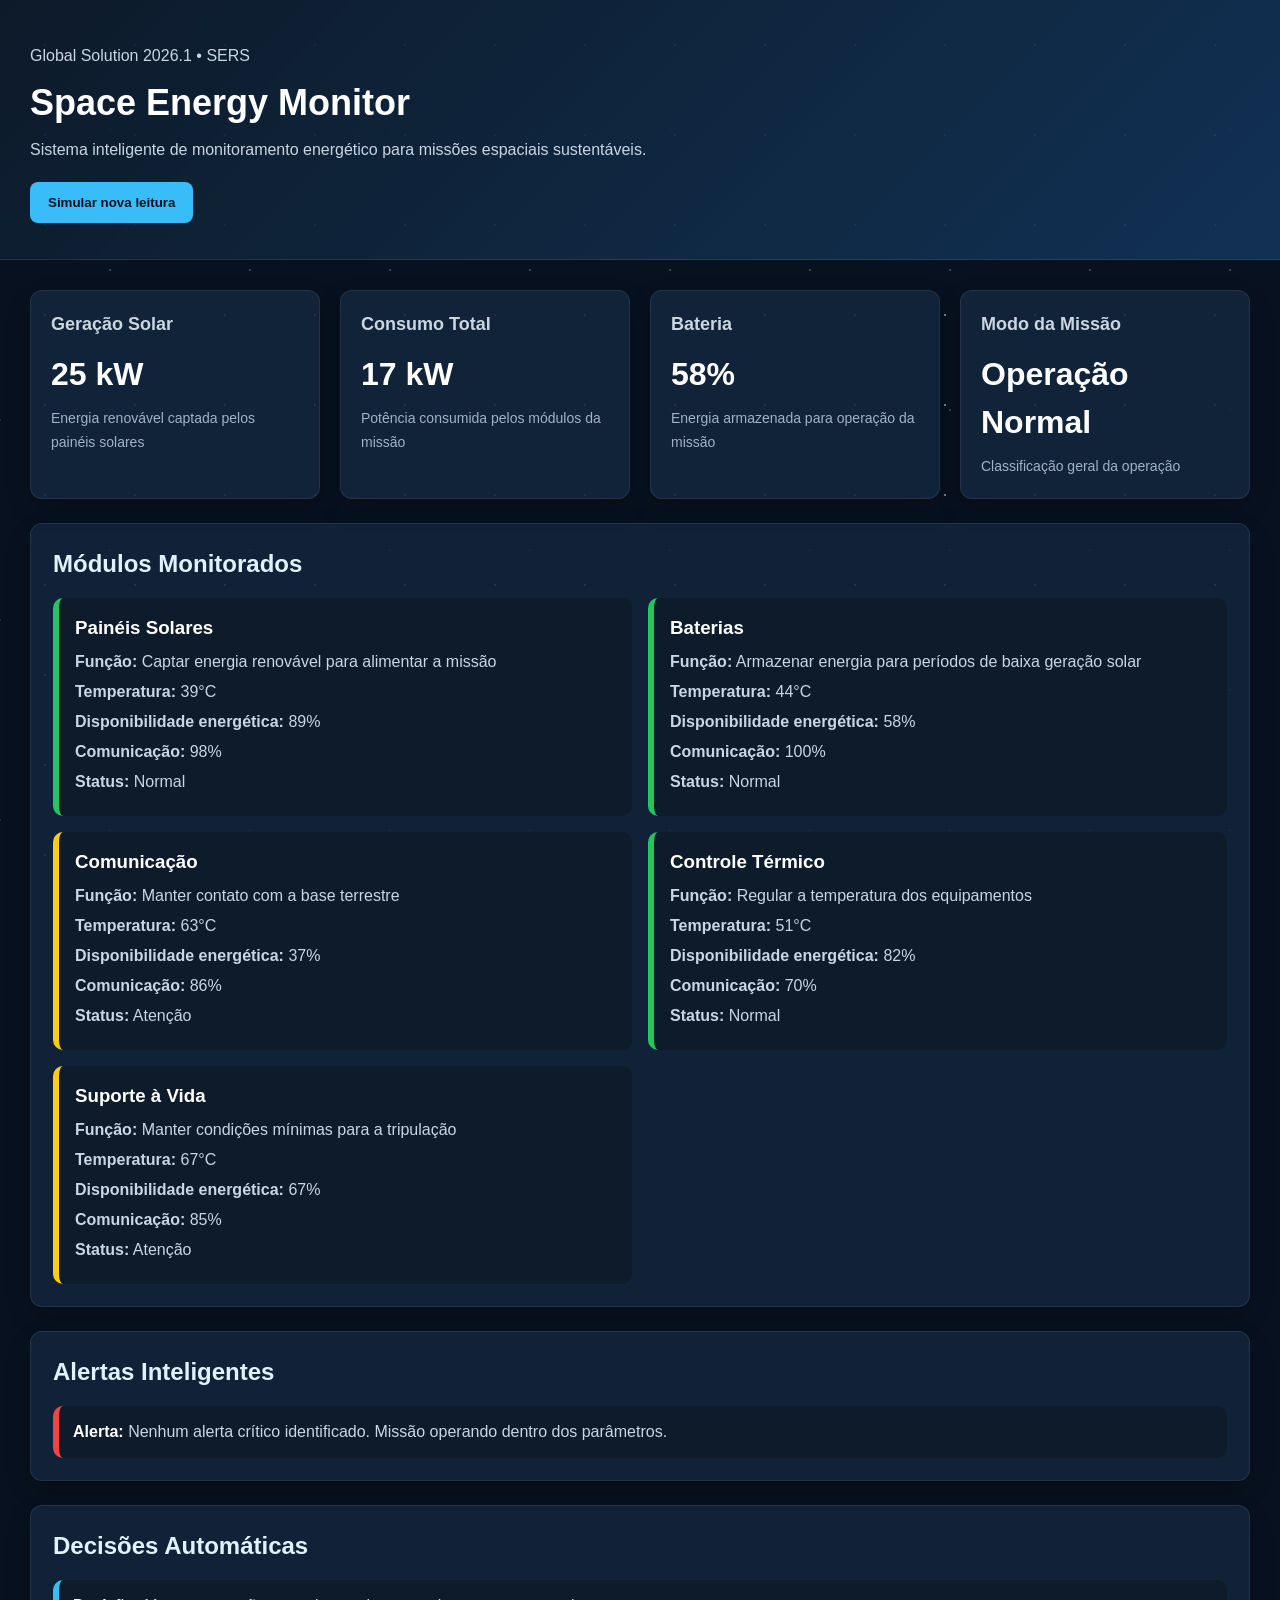
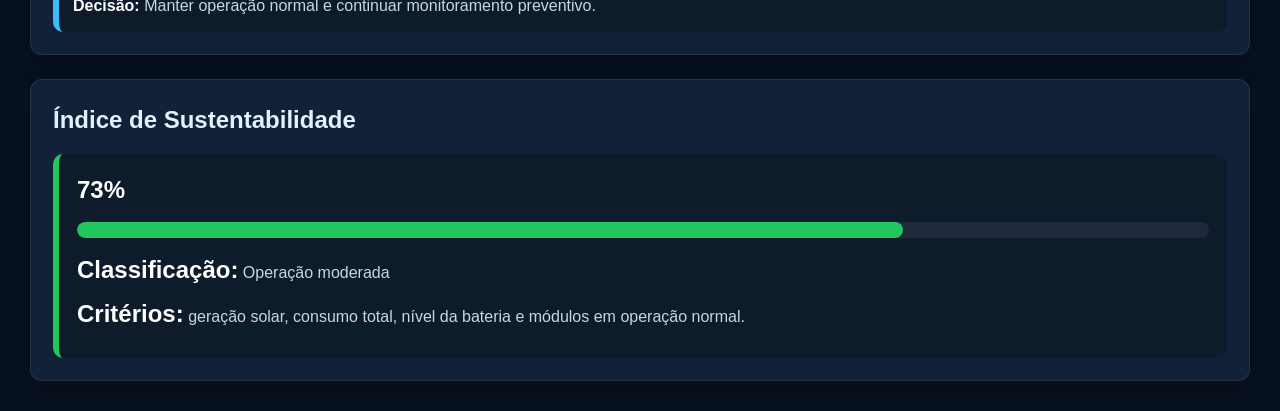
<file: 2026/solucoes-energias-renovaveis-sustentaveis/1-semestre/atividades/global-solution/index.html>
<!DOCTYPE html>
<html lang="en">
<head>
    <meta charset="UTF-8">
    <meta name="viewport" content="width=device-width, initial-scale=1.0">

    <title>Space Energy Monitor</title>

    <link rel="stylesheet" href="style.css">
</head>
<body>
    <header>
        <p>Global Solution 2026.1 • SERS</p>
        <h1>Space Energy Monitor</h1>
        <p>Sistema inteligente de monitoramento energético para missões espaciais sustentáveis.</p>

        <button onclick="simularNovaLeitura()">Simular nova leitura</button>
    </header>

    <main>
        <section class="resumo">
            <div class="card">
                <h2>Geração Solar</h2>
                <p id="geracaoSolar">18 kW</p>
                <span>Energia renovável captada pelos painéis solares</span>
            </div>

            <div class="card">
                <h2>Consumo Total</h2>
                <p id="consumoTotal">14 kW</p>
                <span>Potência consumida pelos módulos da missão</span>
            </div>

            <div class="card">
                <h2>Bateria</h2>
                <p id="bateria">72%</p>
                <span>Energia armazenada para operação da missão</span>
            </div>

            <div class="card">
                <h2>Modo da Missão</h2>
                <p id="modoMissao">Normal</p>
                <span>Classificação geral da operação</span>
            </div>
        </section>

        <section class="painel">
            <h2>Módulos Monitorados</h2>

            <div id="listaModulos" class="lista-modulos">
                <p>Os módulos da missão serão exibidos aqui.</p>
            </div>
        </section>

        <section class="painel">
            <h2>Alertas Inteligentes</h2>
             
            <div id="listaAlertas" class="lista-alertas">
                <p>Os alertas da missão serão exibidos aqui.</p>
            </div>
        </section>

        <section class="painel">
            <h2>Decisões Automáticas</h2>

            <div id="listaDecisoes" class="lista-decisoes">
                <p>As decisões da missão serão exibidas aqui.</p>
            </div>
        </section>

        <section class="painel">
            <h2>Índice de Sustentabilidade</h2>

            <div id="areaSustentabilidade" class="sustentabilidade">
                <p>O índice de sustentabilidade da missão será exibido aqui.</p>
            </div>
        </section>
    </main>

    <script src="script.js"></script>
</body>
</html>
</file>
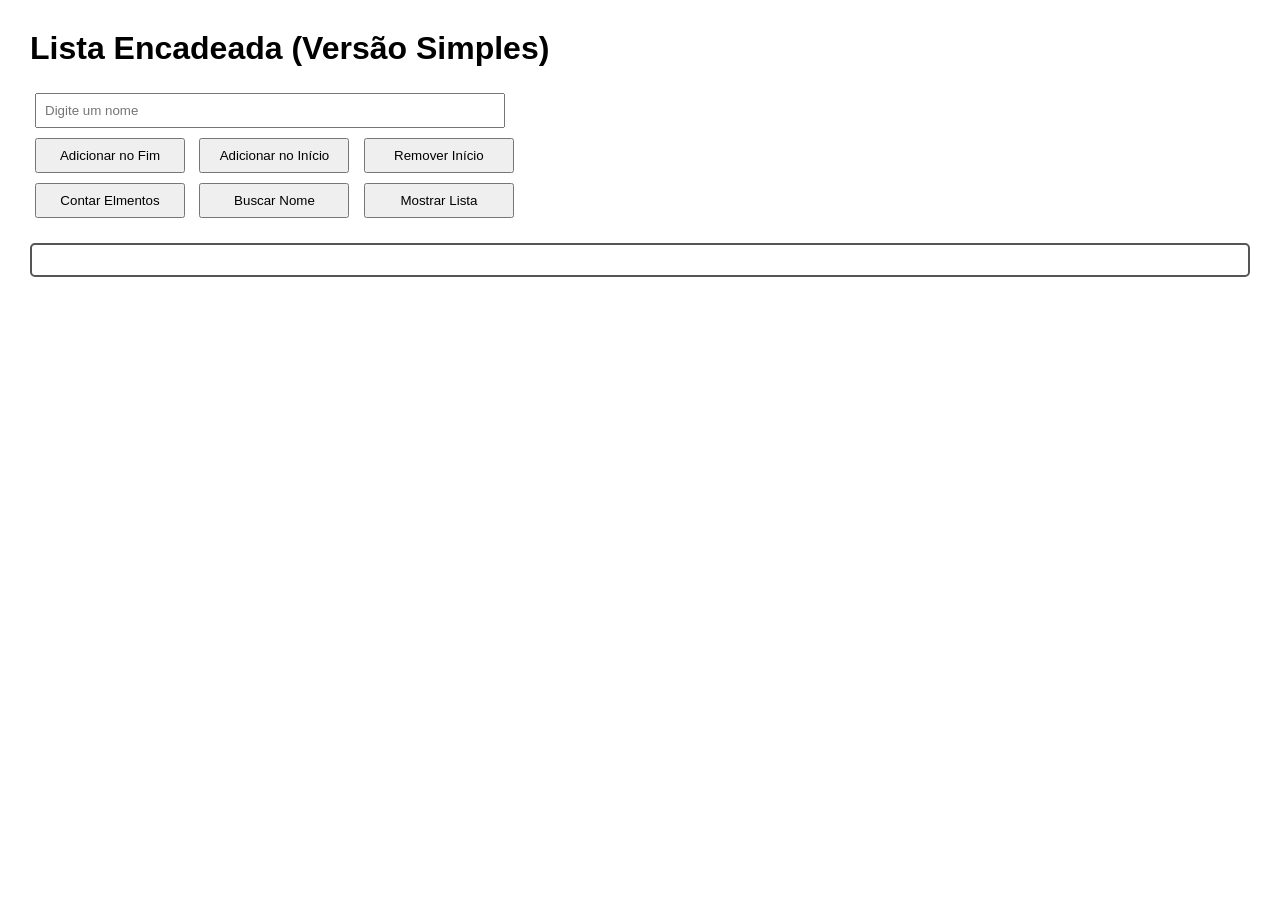
<file: 2026/data-structures-and-algorithms/1-semestre/lista2.html>
<!DOCTYPE html>
<html lang="en">

<head>
    <meta charset="UTF-8">
    <meta name="viewport" content="width=device-width, initial-scale=1.0">
    <title>Document</title>
    <style>
        body {
            font-family: Arial;
            margin: 30px;
        }

        button {
            width: 150px;
        }

        input {
            width: 450px;
        }

        input,
        button {
            margin: 5px;
            padding: 8px;
        }

        #saida {
            margin-top: 20px;
            padding: 15px;
            border: 2px solid #555;
            border-radius: 5px;
        }
    </style>
</head>

<body>
    <h1>Lista Encadeada (Versão Simples)</h1>
    <input type="text" id="nome" placeholder="Digite um nome">
    <br>
    <button onclick="adicionarFim()">Adicionar no Fim</button>
    <button onclick="adicionarInicio()">Adicionar no Início</button>
    <button onclick="removerInicio()">Remover Início</button>
    <br>
    <button onclick="contar()">Contar Elmentos</button>
    <button onclick="buscar()">Buscar Nome</button>
    <button onclick="mostrar()">Mostrar Lista</button>

    <div id="saida"></div>

    <script>
        let valores = [];
        let proximo = [];

        let inicio = -1;
        let ultimo = -1;

        function adicionarFim() {
            let nome = document.getElementById("nome").value;
            if (nome === "") {
                alert("Digite um nome");
                return;
            }
            let novoIndice = valores.length;
            valores.push(nome);
            proximo.push(-1);
            if (inicio === -1) {
                inicio = novoIndice;
                ultimo = novoIndice;
            } else {
                proximo[ultimo] = novoIndice;
                ultimo = novoIndice;
            }
            document.getElementById("nome").value = "";
            mostrar();
        }

        function adicionarInicio() {
            let nome = document.getElementById("nome").value;
            if (nome.trim() === "") {
                alert("Digite um nome válido");
                return;
            }
            let novoIndice = valores.length;
            valores.push(nome);

            proximo.push(inicio);

            inicio = novoIndice;

            if (ultimo === -1) {
                ultimo = novoIndice
            }
            document.getElementById("nome").value = "";
            mostrar();
        }

        function contar() {
            let quantidade = 0;
            let atual = inicio;

            while (atual !== -1) {
                quantidade++;
                atual = proximo[atual];
            }

            document.getElementById("saida").innerHTML = "Qauntidade de elementos: "
             + quantidade;
        }

        function removerInicio() {
            if (inicio === -1) {
                alert("Lista vazia");
                return;
            }

            inicio = proximo[inicio];

            if (inicio === -1) {
                ultimo = -1;
            }
        }

        function mostrar() {
            let resultado = "";
            let atual = inicio;

            while (atual !== -1) {
                resultado += valores[atual] + " -> ";
                atual = proximo[atual];
            }

            if (inicio === -1) {
                resultado = "Lista vazia";
            }
            else {
                resultado += "null";
            }
            document.getElementById("saida").innerHTML = resultado;
        }
    </script>
</body>

</html>
</file>
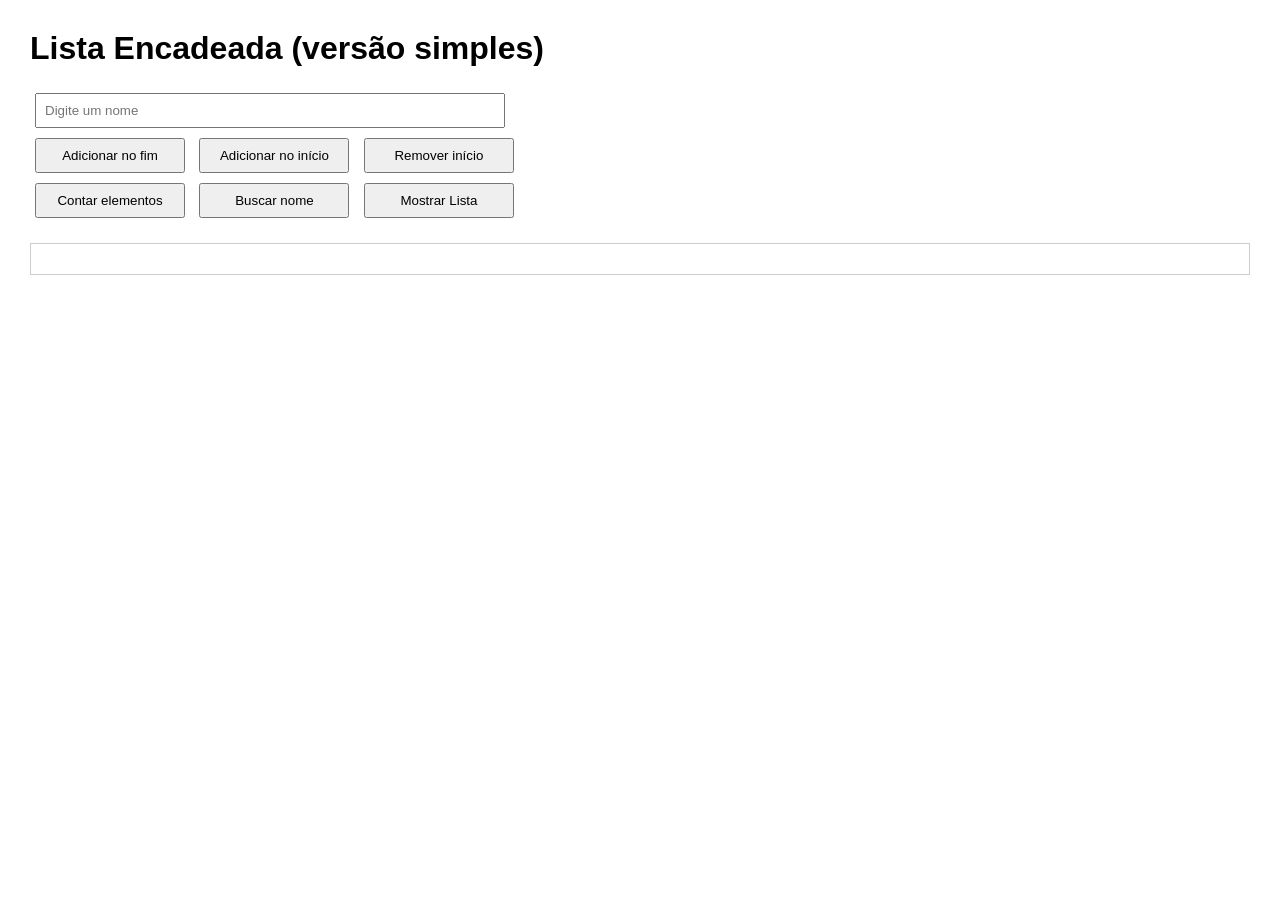
<file: 2026/data-structures-and-algorithms/1-semestre/listas.html>
<!DOCTYPE html>
<html>
<head>
  <meta charset="UTF-8">
  <title>Lista Encadeada Simples</title>
  <style>
    body {
      font-family: Arial;
      margin: 30px;
    }
    button {
        width: 150px;
    }
    input {
        width: 450px;
    }
    input, button {
      margin: 5px;
      padding: 8px;
    }
    #saida {
      margin-top: 20px;
      padding: 15px;
      border: 1px solid #ccc;
    }
  </style>
</head>
<body>

    <h1>Lista Encadeada (versão simples)</h1>
    <input type="text" id="nome" placeholder="Digite um nome">
    <br>
    <button onclick="adicionarFim()">Adicionar no fim</button>
    <button onclick="adicionarInicio()">Adicionar no início</button>
    <button onclick="removerInicio()">Remover início</button>
    <br>
    <button onclick="contar()">Contar elementos</button>
    <button onclick="buscar()">Buscar nome</button>
    <button onclick="mostrar()">Mostrar Lista</button>

    <div id="saida"></div>

    <script>
    // "lista encadeada" simulada
    let valores = [];
    let proximo = [];

    let inicio = -1;
    let ultimo = -1;

    function adicionarFim() {
        let nome = document.getElementById("nome").value;
        if (nome === "") {
            alert("Digite um nome");
            return;
        }
        let novoIndice = valores.length;
        valores.push(nome);
        proximo.push(-1);
        if (inicio === -1) {
            inicio = novoIndice;
            ultimo = novoIndice;
        } else {
            proximo[ultimo] = novoIndice;
            ultimo = novoIndice;
        }
        document.getElementById("nome").value = "";
//        alert("Elemento adicionado!");
        mostrar();
    }
    function adicionarInicio() {
        let nome = document.getElementById("nome").value;
        if (nome === "") {
            alert("Digite um nome");
            return;
        }
        let novoIndice = valores.length;
        valores.push(nome);
        // novo aponta para o antigo início
        proximo.push(inicio);
        // novo vira início
        inicio = novoIndice;
        // se era vazia
        if (ultimo === -1) {
            ultimo = novoIndice;
        }
        document.getElementById("nome").value = "";
//        alert("Elemento adicionado!");
        mostrar();
    }
    function removerInicio() {
        if (inicio === -1) {
            alert("Lista vazia");
            return;
        }
        // início passa a ser o próximo
        inicio = proximo[inicio];

        // se ficou vazia
        if (inicio === -1) {
            ultimo = -1;
        }
        mostrar();
    }
    function contar() {
        let quantidade = 0;
        let atual = inicio;
        while (atual !== -1) {
            quantidade++;
            atual = proximo[atual];
        }
        document.getElementById("saida").innerHTML = "Quantidade de elementos: "
         + quantidade;
    }

    function mostrar() {
        let resultado = "";
        let atual = inicio;

        while (atual !== -1) {
            resultado += valores[atual] + " → ";
            atual = proximo[atual];
        }

        if (inicio === -1) {
            resultado = "Lista vazia";
        }
        else {
            resultado += "null";
        }
        document.getElementById("saida").innerHTML = resultado;
    }
    </script>

</body>
</html>
</file>
<file: 2026/solucoes-energias-renovaveis-sustentaveis/1-semestre/atividades/global-solution/style.css>
* {
    margin: 0;
    padding: 0;
    box-sizing: border-box;
}

body {
    background-color: #08111f;
    background-image:
        radial-gradient(circle, rgba(255, 255, 255, 0.45) 1px, transparent 1px),
        radial-gradient(circle, rgba(255, 255, 255, 0.20) 1px, transparent 1px),
        radial-gradient(circle, rgba(56, 189, 248, 0.18) 1px, transparent 1px);
    background-size: 90px 90px, 140px 140px, 200px 200px;
    background-position: 0 0, 40px 60px, 100px 120px;
    background-attachment: fixed;
    color: white;
    font-family: Arial, sans-serif;
    line-height: 1.5;
}

header {
    padding: 36px 30px;
    background: linear-gradient(135deg, rgba(13, 27, 42, 0.92), rgba(18, 53, 91, 0.88));
    border-bottom: 1px solid rgba(255, 255, 255, 0.1);
}

header h1 {
    font-size: 36px;
    margin-top: 8px;
    margin-bottom: 8px;
}

header p {
    color: #c9d6e3;
    margin-top: 8px;
    max-width: 800px;
}

main {
    padding: 30px;
}

.resumo {
    display: grid;
    grid-template-columns: repeat(4, 1fr);
    gap: 20px;
}

.card {
    background-color: rgba(19, 38, 61, 0.88);
    padding: 20px;
    border-radius: 12px;
    border: 1px solid rgba(255, 255, 255, 0.08);
    box-shadow: 0 10px 24px rgba(0, 0, 0, 0.18);
    overflow-wrap: break-word;
}

.card h2 {
    font-size: 18px;
    color: #c9d6e3;
    margin-bottom: 12px;
}

.card p {
    font-size: 32px;
    font-weight: bold;
    margin-bottom: 8px;
}

.card span {
    color: #9fb3c8;
    font-size: 14px;
}

button {
    margin-top: 20px;
    background-color: #38bdf8;
    color: #08111f;
    border: none;
    padding: 13px 18px;
    border-radius: 8px;
    font-weight: bold;
    cursor: pointer;
    transition: 0.2s;
}

button:hover {
    background-color: #7dd3fc;
    transform: scale(1.03);
}

.painel {
    background-color: rgba(19, 38, 61, 0.86);
    padding: 22px;
    border-radius: 12px;
    margin-top: 24px;
    border: 1px solid rgba(255, 255, 255, 0.08);
    box-shadow: 0 10px 24px rgba(0, 0, 0, 0.18);
}

.painel h2 {
    margin-bottom: 16px;
    color: #e0f2fe;
}

.lista-modulos {
    display: grid;
    grid-template-columns: repeat(2, 1fr);
    gap: 16px;
}

.modulo {
    background-color: #0d1b2a;
    padding: 16px;
    border-radius: 10px;
    border-left: 6px solid #38bdf8;
}

.modulo h3 {
    margin-bottom: 8px;
}

.modulo p {
    color: #c9d6e3;
    margin-bottom: 6px;
}

.modulo.normal {
    border-left-color: #22c55e;
}

.modulo.atencao {
    border-left-color: #facc15;
}

.modulo.critico {
    border-left-color: #ef4444;
}

.lista-alertas,
.lista-decisoes {
    display: grid;
    grid-template-columns: 1fr;
    gap: 12px;
}

.alerta,
.decisao {
    background-color: #0d1b2a;
    padding: 14px;
    border-radius: 10px;
    color: #c9d6e3;
}

.alerta {
    border-left: 6px solid #ef4444;
}

.decisao {
    border-left: 6px solid #38bdf8;
}

.alerta strong,
.decisao strong {
    color: white;
}

.sustentabilidade {
    background-color: #0d1b2a;
    padding: 18px;
    border-radius: 10px;
    border-left: 6px solid #22c55e;
}

.sustentabilidade p {
    color: #c9d6e3;
    margin-bottom: 8px;
}

.sustentabilidade strong {
    color: white;
    font-size: 24px;
}

.barra-sustentabilidade {
    width: 100%;
    height: 16px;
    background-color: #1e293b;
    border-radius: 999px;
    margin: 14px 0;
    overflow: hidden;
}

.progresso-sustentabilidade {
    height: 100%;
    background-color: #22c55e;
    border-radius: 999px;
}

@media (max-width: 900px) {
    .resumo {
        grid-template-columns: repeat(2, 1fr);
    }

    .lista-modulos {
        grid-template-columns: 1fr;
    }

    header h1 {
        font-size: 30px;
    }
}

@media (max-width: 600px) {
    main {
        padding: 20px;
    }

    header {
        padding: 28px 20px;
    }

    .resumo {
        grid-template-columns: 1fr;
    }

    .card p {
        font-size: 28px;
    }

    .painel {
        padding: 18px;
    }

    button {
        width: 100%;
    }
}
</file>
